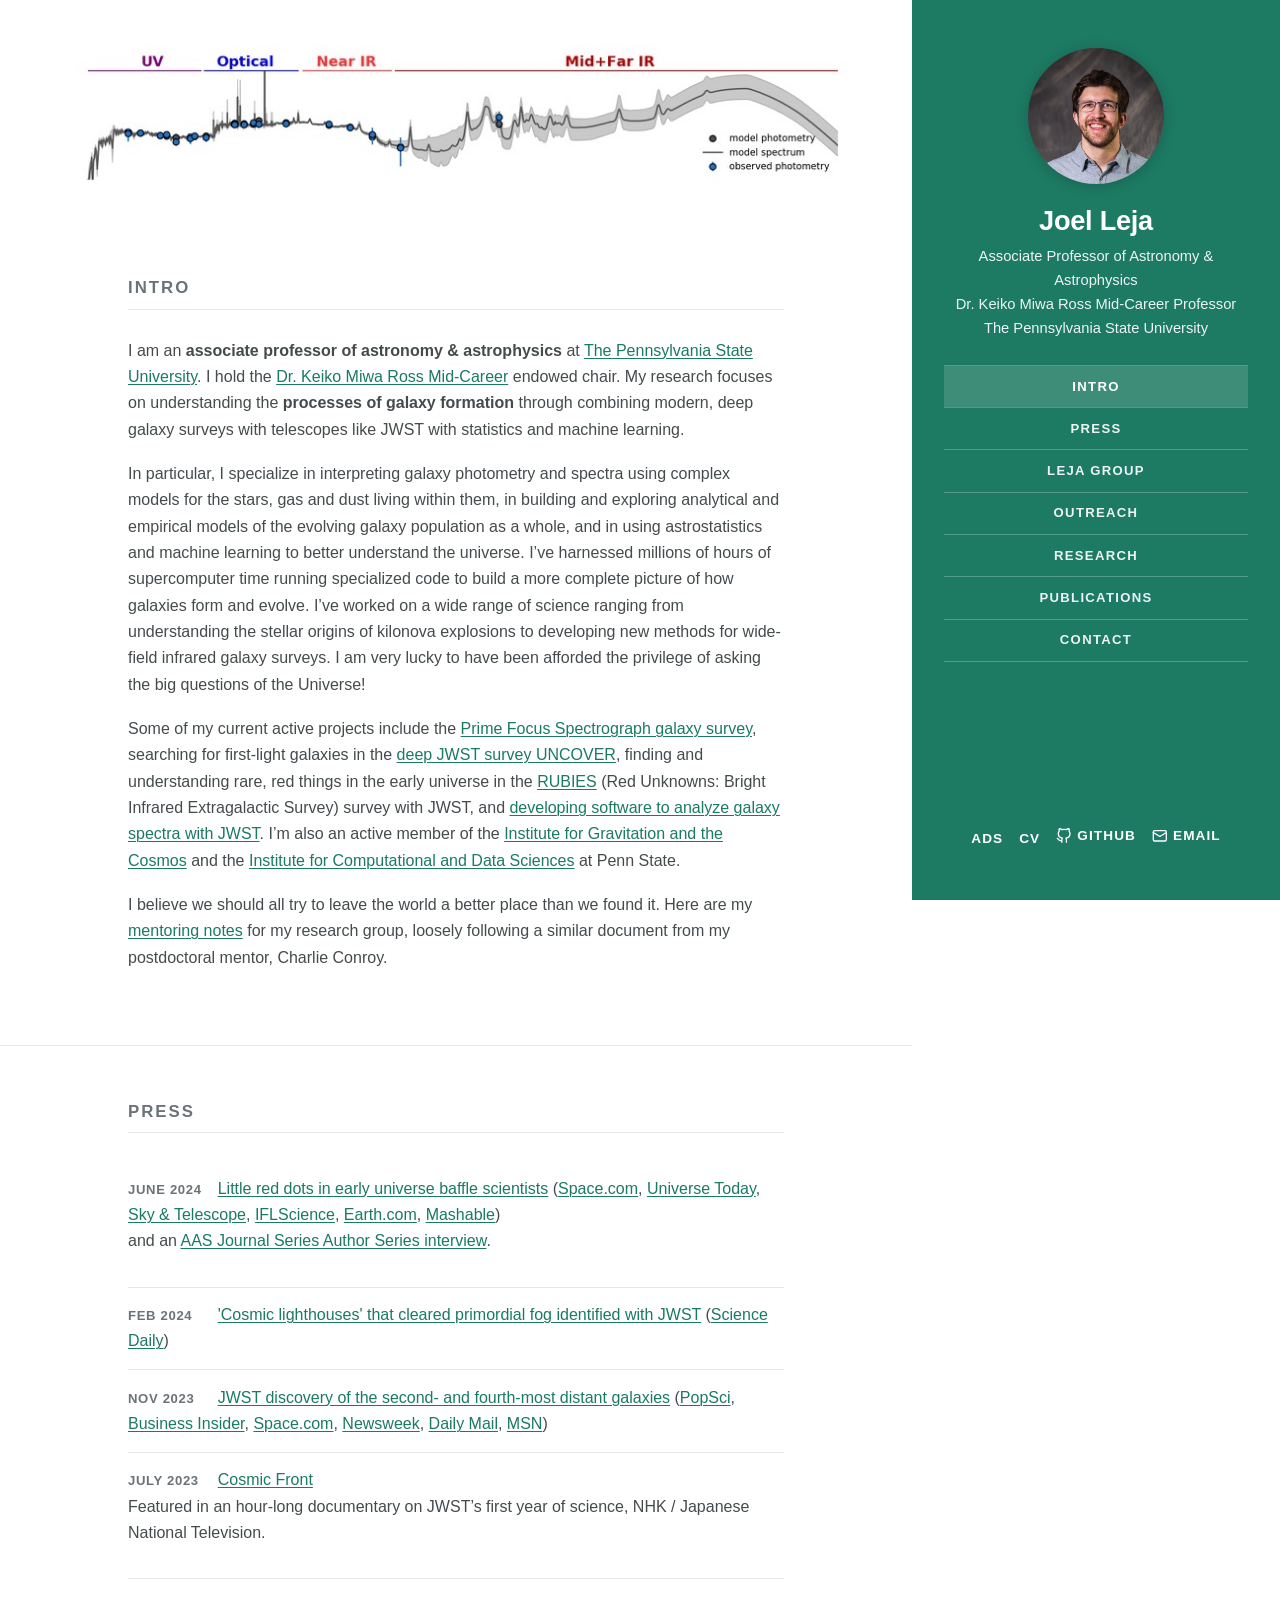
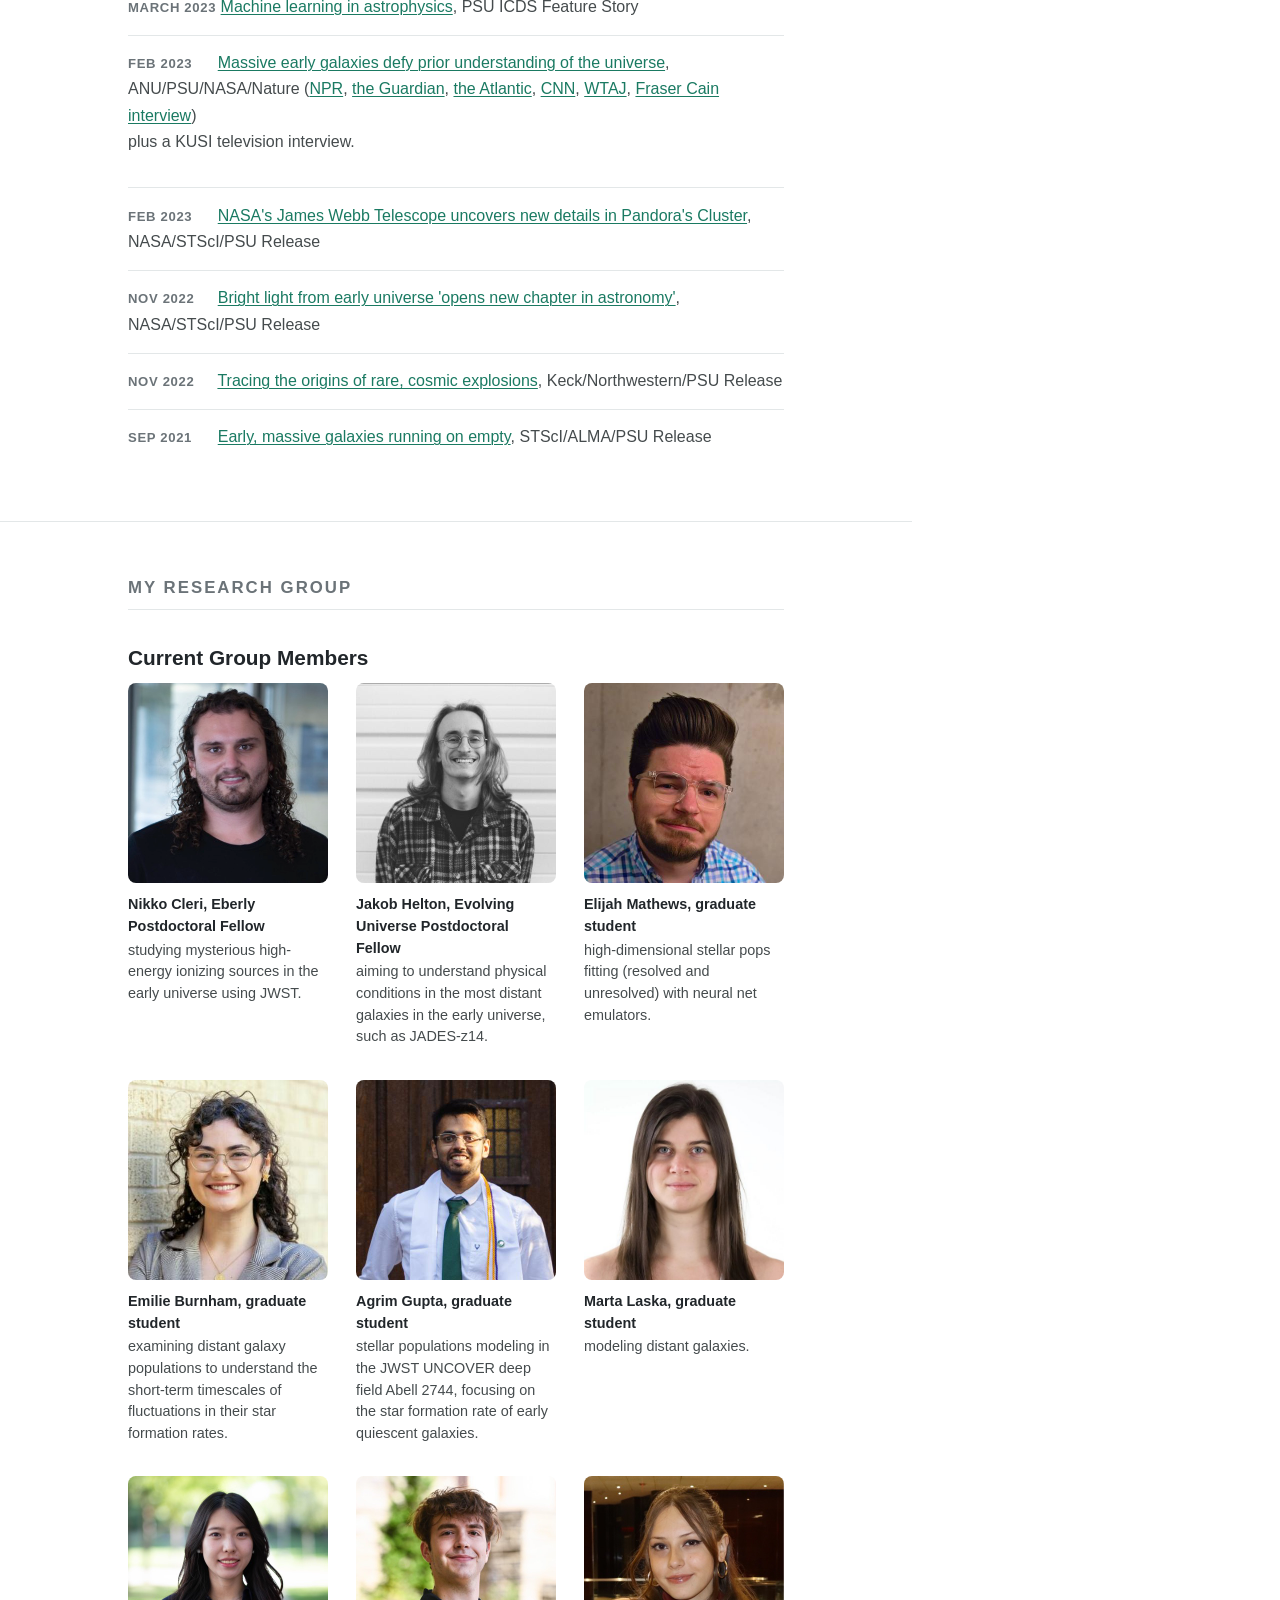
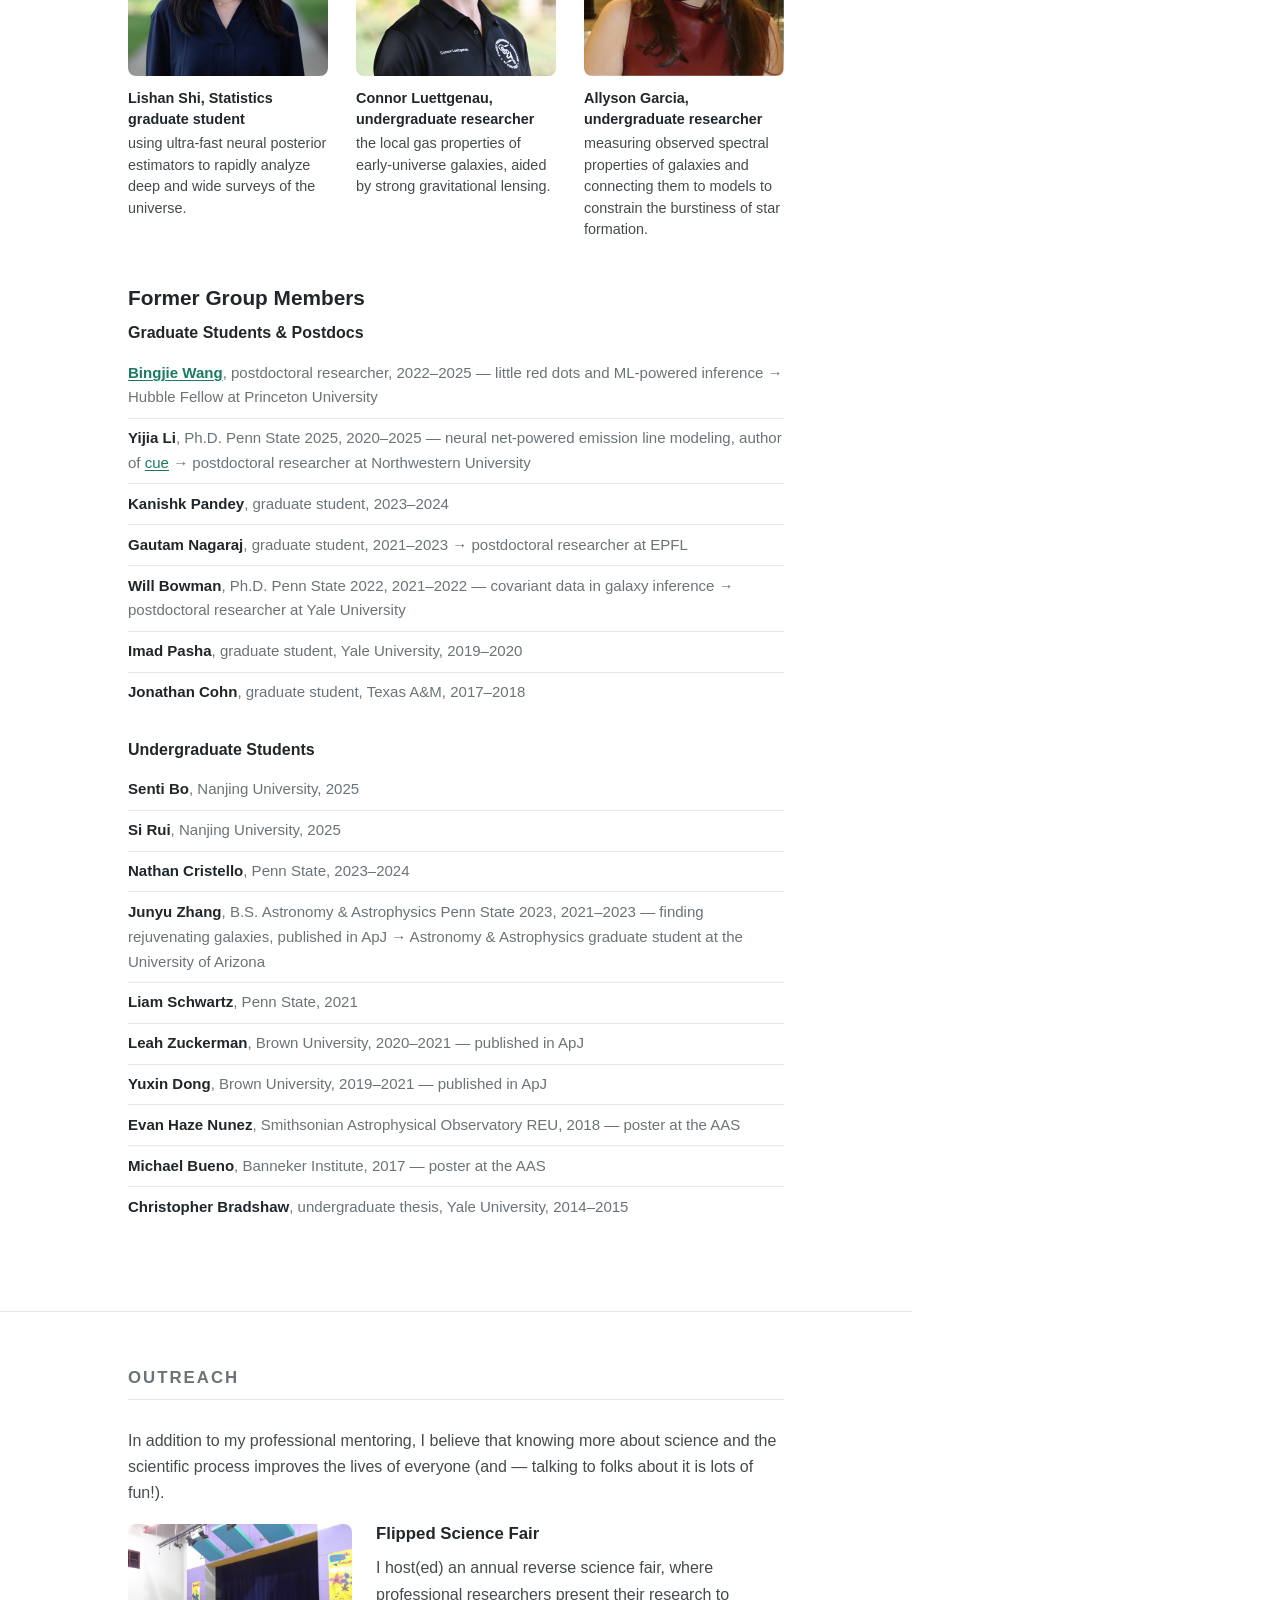
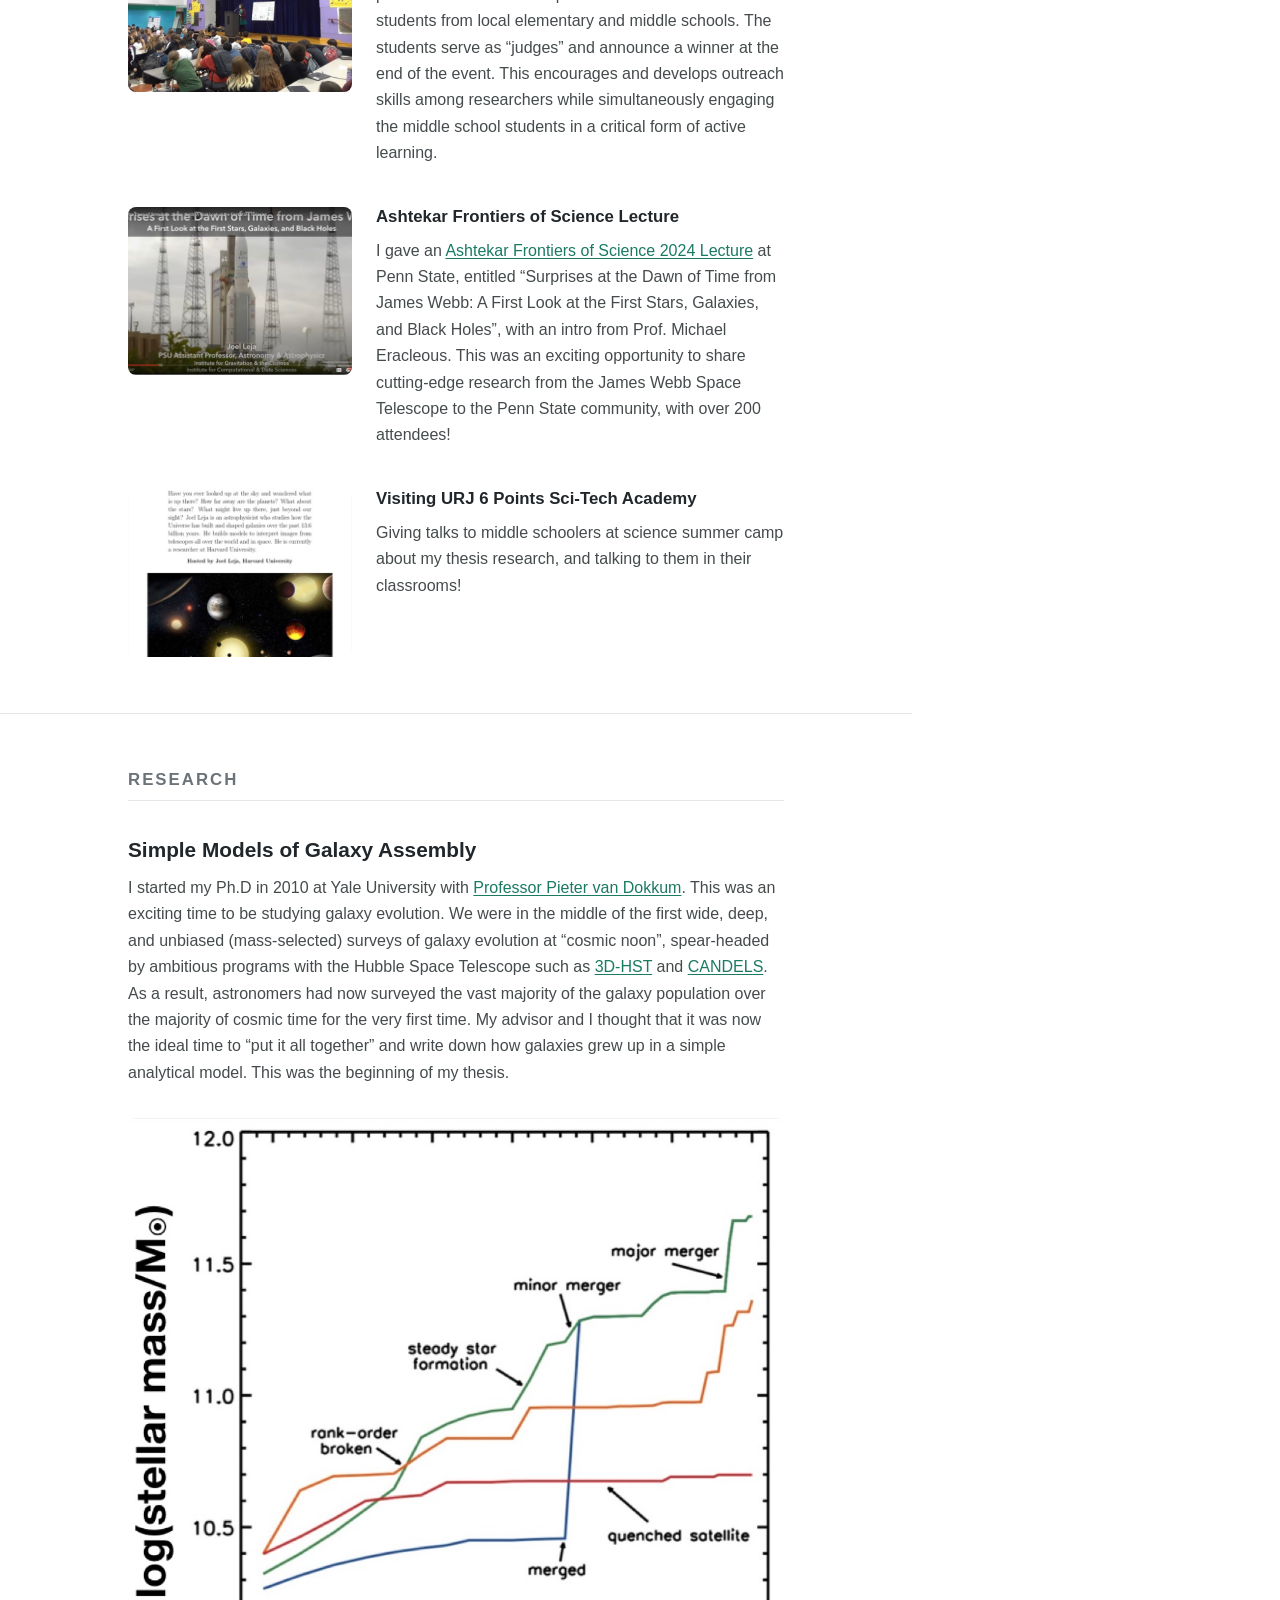
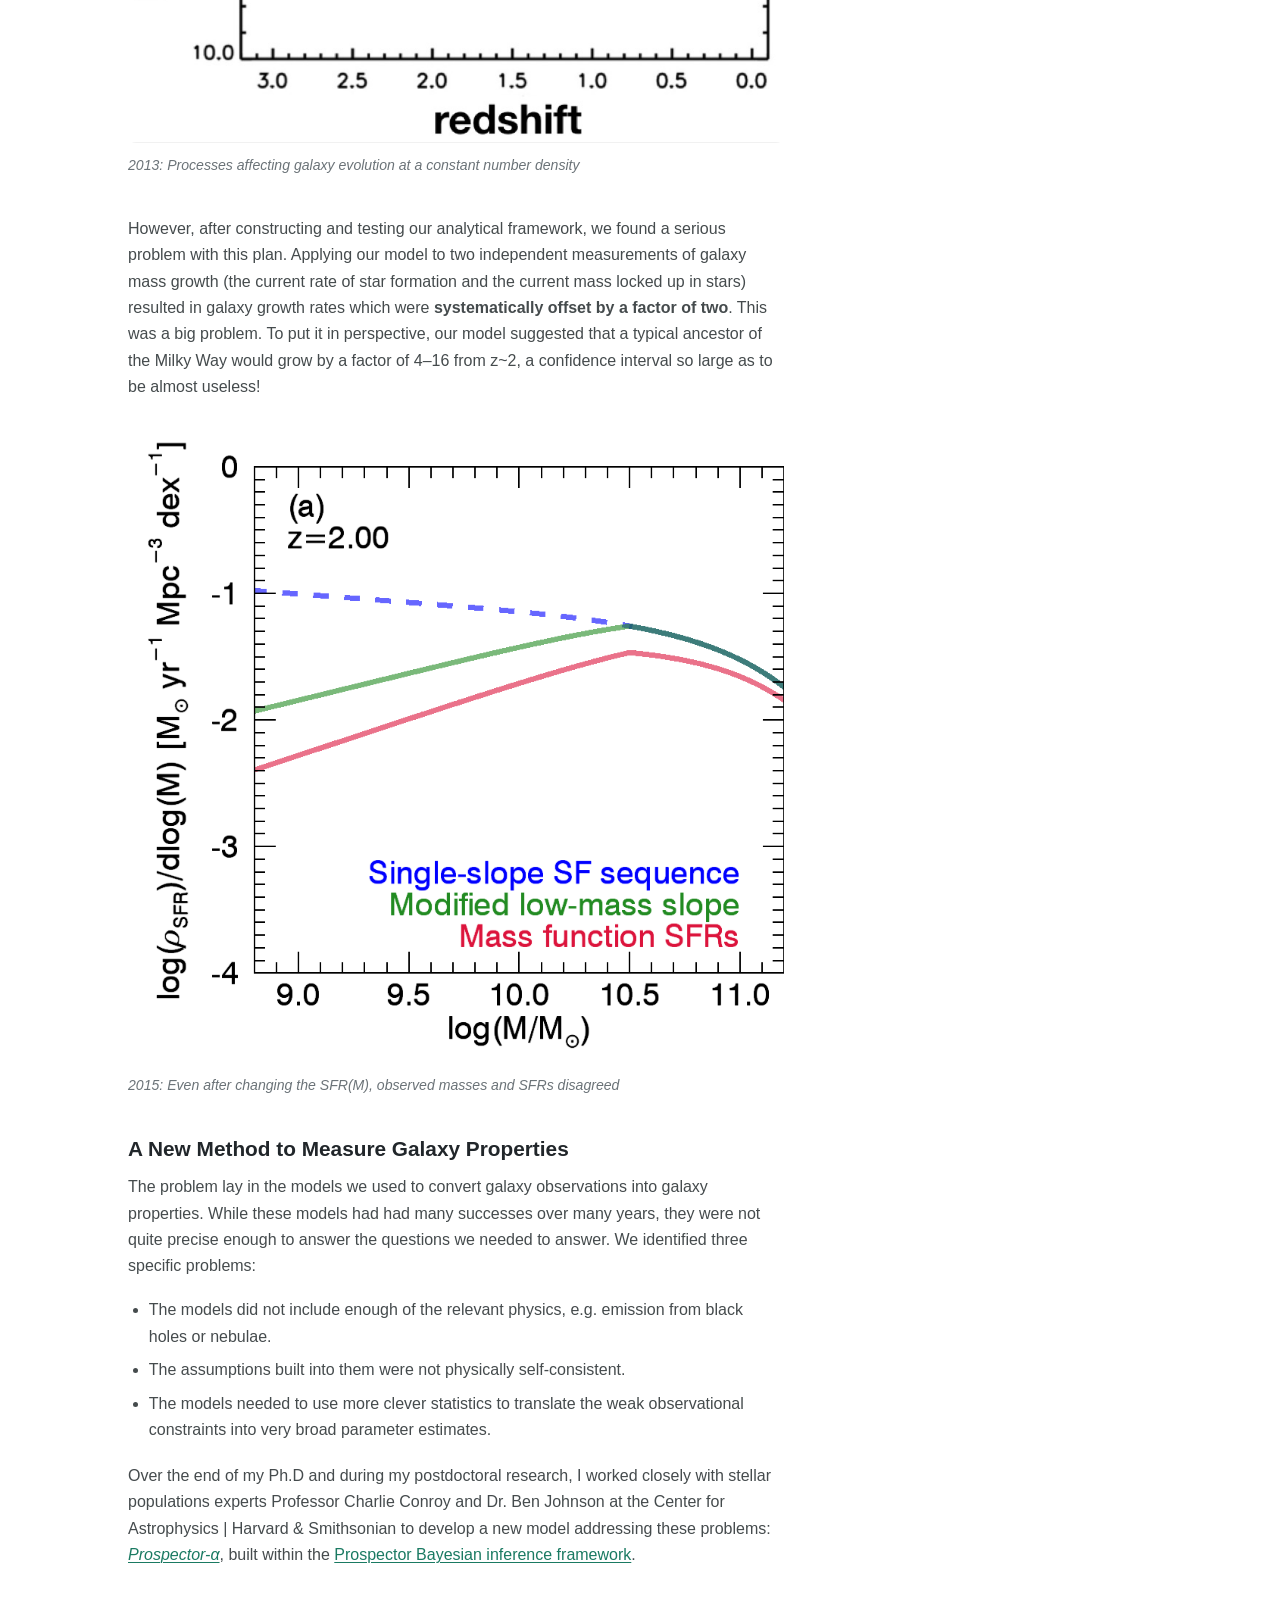
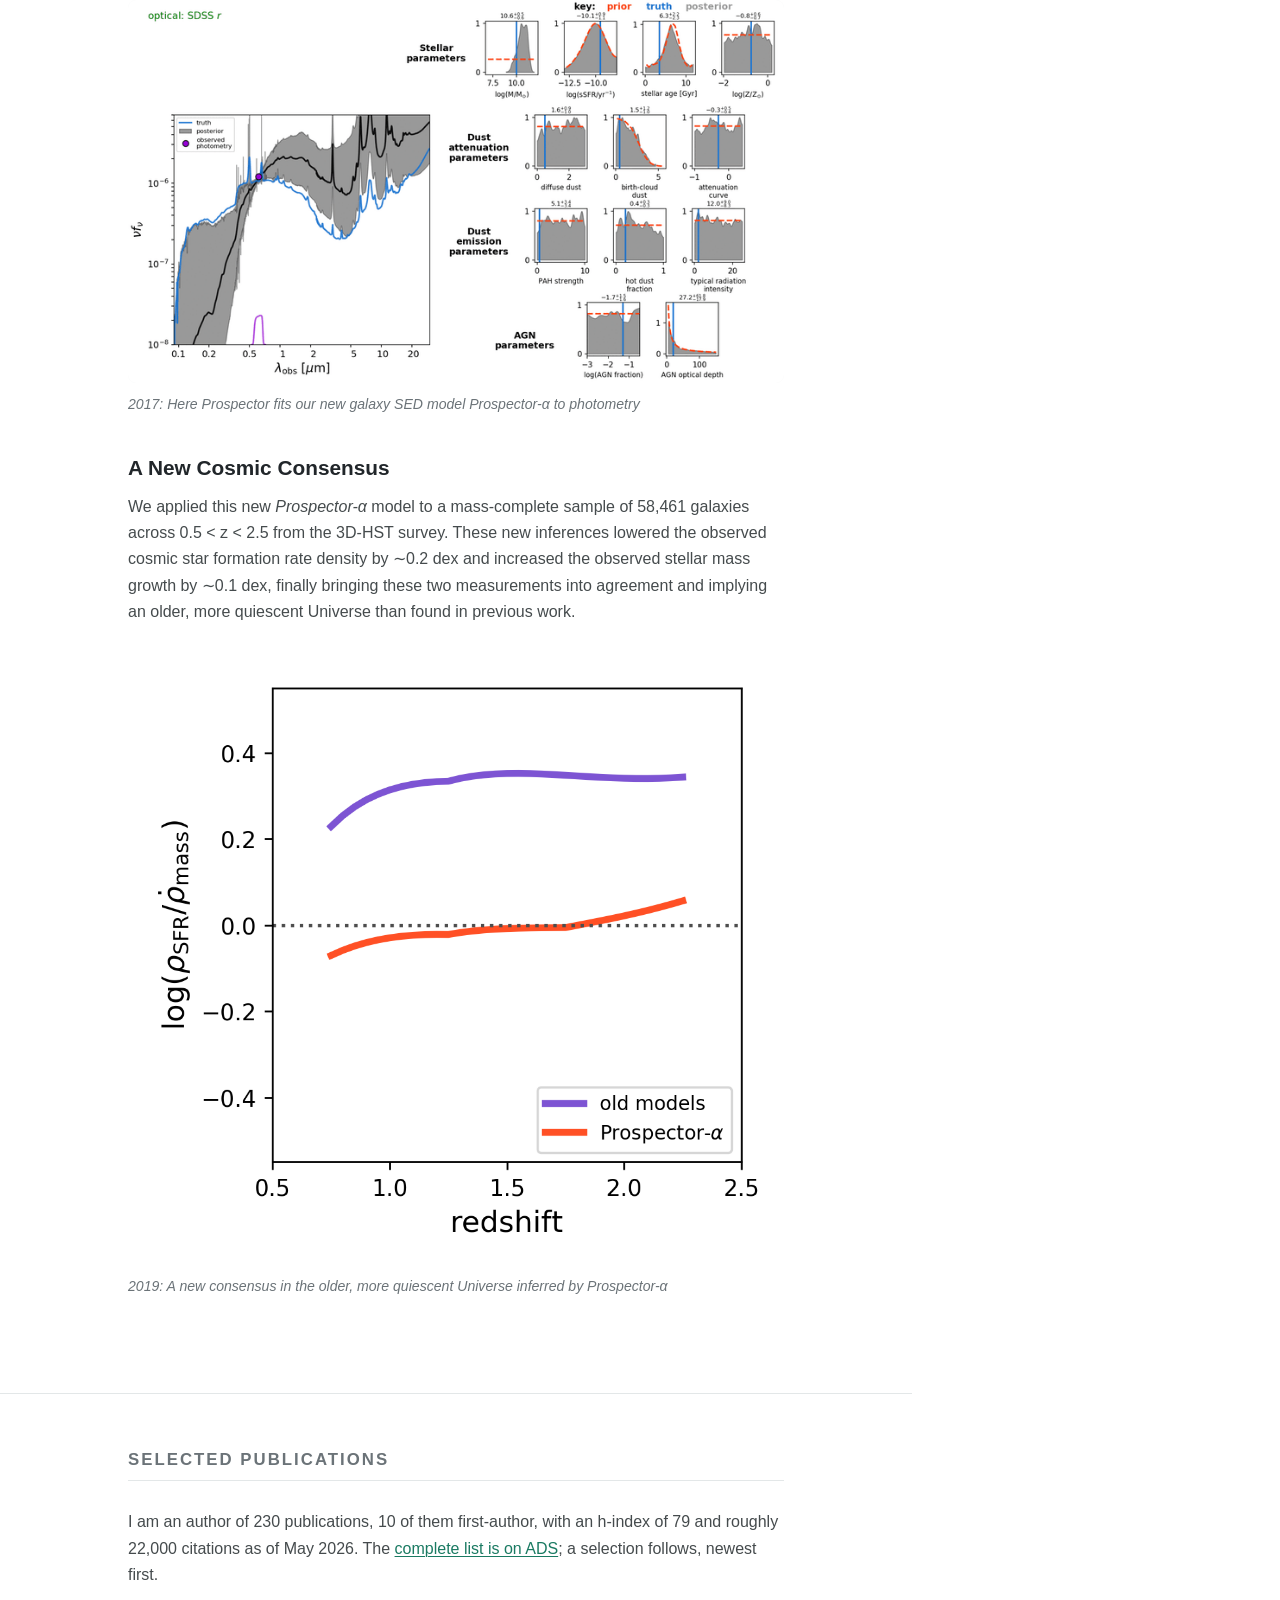
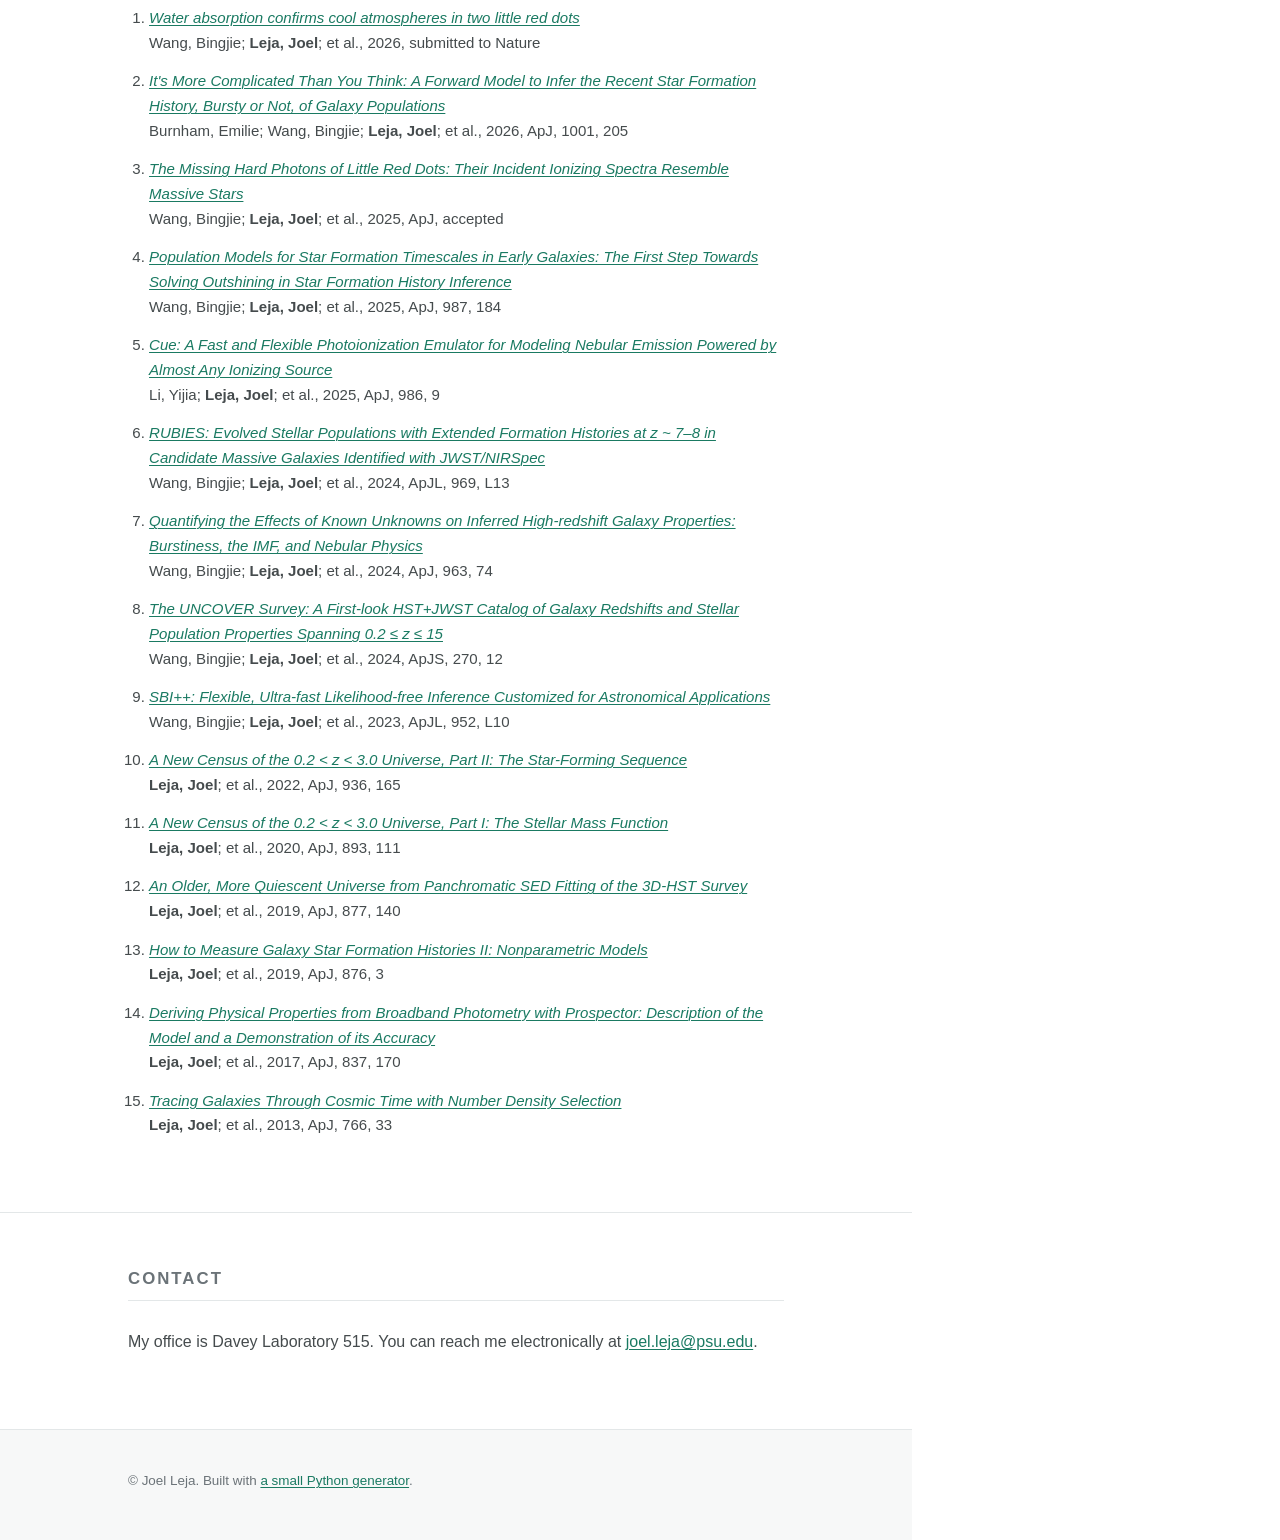
<file: index.html>
<!DOCTYPE HTML>
<html lang="en">
	<head>
		<title>Joel Leja</title>
		<meta charset="utf-8" />
		<meta name="viewport" content="width=device-width, initial-scale=1" />
		<meta name="description" content="Joel Leja is an associate professor of astronomy and astrophysics at Penn State, studying galaxy formation by combining deep JWST surveys with statistics and machine learning." />
		<link rel="canonical" href="https://jrleja.github.io/" />

		<link rel="icon" href="favicon.svg" type="image/svg+xml" />
		<link rel="icon" href="favicon-32.png" sizes="32x32" type="image/png" />
		<link rel="apple-touch-icon" href="apple-touch-icon.png" />

		<meta name="theme-color" content="#1d7a63" media="(prefers-color-scheme: light)" />
		<meta name="theme-color" content="#1c5f50" media="(prefers-color-scheme: dark)" />

		<meta property="og:type" content="website" />
		<meta property="og:site_name" content="Joel Leja" />
		<meta property="og:title" content="Joel Leja &middot; Associate Professor of Astronomy &amp; Astrophysics" />
		<meta property="og:description" content="Joel Leja is an associate professor of astronomy and astrophysics at Penn State, studying galaxy formation by combining deep JWST surveys with statistics and machine learning." />
		<meta property="og:url" content="https://jrleja.github.io/" />
		<meta property="og:image" content="https://jrleja.github.io/images/og-card.jpg" />
		<meta property="og:image:width" content="1200" />
		<meta property="og:image:height" content="630" />
		<meta property="og:image:alt" content="Joel Leja, Associate Professor of Astronomy &amp; Astrophysics, The Pennsylvania State University" />
		<meta name="twitter:card" content="summary_large_image" />

		<link rel="stylesheet" href="assets/css/site.css" />
	</head>
	<body>

		<a class="skip-link" href="#main">Skip to content</a>

		<!-- Sidebar -->
			<header id="header">
				<div class="identity">
					<span class="image avatar"><img src="images/avatar.jpg" alt="Joel Leja" /></span>
					<h1 id="logo"><a href="#">Joel Leja</a></h1>
					<p>
						Associate Professor of Astronomy &amp; Astrophysics<br />
						Dr. Keiko Miwa Ross Mid-Career Professor<br />
					The Pennsylvania State University
					</p>
				</div>
				<nav id="nav" aria-label="Sections">
					<ul>
						<li><a href="#intro" class="active">Intro</a></li>
						<li><a href="#press">Press</a></li>
						<li><a href="#group">Leja Group</a></li>
						<li><a href="#outreach">Outreach</a></li>
						<li><a href="#research">Research</a></li>
						<li><a href="#publications">Publications</a></li>
						<li><a href="#contact">Contact</a></li>
					</ul>
				</nav>
				<div class="links">
					<ul class="icons">
						<li><a href="https://ui.adsabs.harvard.edu/public-libraries/G3CNFVQISayWjz8Fz-9n5g">ADS</a></li>
						<li><a href="files/CV.pdf">CV</a></li>
						<li><a href="https://github.com/jrleja/"><svg viewBox="0 0 24 24" fill="none" stroke="currentColor" stroke-width="2" stroke-linecap="round" stroke-linejoin="round" aria-hidden="true"><path d="M9 19c-5 1.5-5-2.5-7-3m14 6v-3.87a3.37 3.37 0 0 0-.94-2.61c3.14-.35 6.44-1.54 6.44-7A5.44 5.44 0 0 0 20 4.77 5.07 5.07 0 0 0 19.91 1S18.73.65 16 2.48a13.38 13.38 0 0 0-7 0C6.27.65 5.09 1 5.09 1A5.07 5.07 0 0 0 5 4.77a5.44 5.44 0 0 0-1.5 3.78c0 5.42 3.3 6.61 6.44 7A3.37 3.37 0 0 0 9 18.13V22"/></svg><span class="label">Github</span></a></li>
						<li><a href="mailto:joel.leja@psu.edu"><svg viewBox="0 0 24 24" fill="none" stroke="currentColor" stroke-width="2" stroke-linecap="round" stroke-linejoin="round" aria-hidden="true"><rect x="2" y="4" width="20" height="16" rx="2"/><path d="m22 7-10 6L2 7"/></svg><span class="label">Email</span></a></li>
					</ul>
				</div>
			</header>

		<!-- Wrapper -->
			<div id="wrapper">
				<main id="main" tabindex="-1">
					<section id="intro" aria-labelledby="intro-heading">
						<div class="image main">
							<img src="images/banner.jpg" alt="A galaxy spectral energy distribution from the ultraviolet to the far infrared, with observed photometry overlaid on a fitted model spectrum." />
						</div>
						<div class="container">
							<header class="major">
								<h2 id="intro-heading">Intro</h2>
							</header>
<p>I am an <strong>associate professor of astronomy &amp; astrophysics</strong> at
<a href="https://science.psu.edu/astro">The Pennsylvania State University</a>. I hold the
<a href="https://www.psu.edu/news/development-and-alumni-relations/story/new-faculty-endowment-astronomy-and-astrophysics-created/">Dr. Keiko Miwa Ross Mid-Career</a>
endowed chair. My research focuses on understanding the <strong>processes of galaxy
formation</strong> through combining modern, deep galaxy surveys with telescopes like JWST
with statistics and machine learning.</p>
<p>In particular, I specialize in interpreting galaxy photometry and spectra using complex
models for the stars, gas and dust living within them, in building and exploring
analytical and empirical models of the evolving galaxy population as a whole, and in
using astrostatistics and machine learning to better understand the universe. I&rsquo;ve
harnessed millions of hours of supercomputer time running specialized code to build a
more complete picture of how galaxies form and evolve. I&rsquo;ve worked on a wide range of
science ranging from understanding the stellar origins of kilonova explosions to
developing new methods for wide-field infrared galaxy surveys. I am very lucky to have
been afforded the privilege of asking the big questions of the Universe!</p>
<p>Some of my current active projects include the
<a href="https://pfs.ipmu.jp/">Prime Focus Spectrograph galaxy survey</a>, searching for
first-light galaxies in the
<a href="https://www.stsci.edu/jwst/science-execution/program-information.html?id=2561">deep JWST survey UNCOVER</a>,
finding and understanding rare, red things in the early universe in the
<a href="https://www.stsci.edu/jwst/science-execution/program-information?id=4233">RUBIES</a>
(Red Unknowns: Bright Infrared Extragalactic Survey) survey with JWST, and
<a href="https://www.stsci.edu/jwst/science-execution/program-information.html?id=2354">developing software to analyze galaxy spectra with JWST</a>.
I&rsquo;m also an active member of the
<a href="https://igc.psu.edu/">Institute for Gravitation and the Cosmos</a> and the
<a href="https://www.icds.psu.edu/">Institute for Computational and Data Sciences</a> at Penn
State.</p>
<p>I believe we should all try to leave the world a better place than we found it. Here
are my <a href="files/mentoring_leja_group.pdf">mentoring notes</a> for my research group, loosely
following a similar document from my postdoctoral mentor, Charlie Conroy.</p>						</div>
					</section>
					<section id="press" aria-labelledby="press-heading">
						<div class="container">
							<header class="major">
								<h2 id="press-heading">Press</h2>
							</header>

<ul class="press">
	<li>
		<b>June 2024</b>
<a href="https://www.psu.edu/news/research/story/tiny-bright-objects-discovered-dawn-universe-baffle-scientists">Little red dots in early universe baffle scientists</a>		(<a href="https://www.space.com/forbidden-black-holes-jwst-tiny-red-dots">Space.com</a>, <a href="https://www.universetoday.com/167618/galaxies-filled-with-old-stars-seen-shortly-after-the-big-bang/">Universe Today</a>, <a href="https://skyandtelescope.org/astronomy-news/trio-of-early-galaxies-test-our-ideas-of-cosmic-evolution/">Sky &amp; Telescope</a>, <a href="https://www.iflscience.com/universe-breakers-unexplainable-bright-red-dots-found-in-the-early-universe-75211">IFLScience</a>, <a href="https://www.earth.com/news/mysterious-tiny-red-spots-discovered-in-space/">Earth.com</a>, <a href="https://mashable.com/article/james-webb-space-telescope-oldest-starlight-early-universe">Mashable</a>)
<p>and an <a href="https://www.youtube.com/watch?v=enxnHYnW8Uk&amp;t=678s">AAS Journal Series Author Series interview</a>.</p>	</li>
	<li>
		<b>Feb 2024</b>
<a href="https://www.psu.edu/news/research/story/cosmic-lighthouses-cleared-primordial-fog-identified-jwst">&#39;Cosmic lighthouses&#39; that cleared primordial fog identified with JWST</a>		(<a href="https://www.sciencedaily.com/releases/2024/02/240228132053.htm">Science Daily</a>)
	</li>
	<li>
		<b>Nov 2023</b>
<a href="https://www.psu.edu/news/eberly-college-science/story/second-most-distant-galaxy-discovered-using-james-webb-space-telescope">JWST discovery of the second- and fourth-most distant galaxies</a>		(<a href="https://www.popsci.com/science/jwst-spots-two-of-the-most-distant-galaxies-astronomers-have-ever-seen/">PopSci</a>, <a href="https://www.businessinsider.com/scientists-james-webb-telescope-megacluster-galaxies-magnifying-glass-discovery-2023-11">Business Insider</a>, <a href="https://www.space.com/james-webb-space-telescope-distant-galaxies">Space.com</a>, <a href="https://www.newsweek.com/giant-peanut-galaxy-discovered-33-billion-light-years-away-1843148">Newsweek</a>, <a href="https://www.dailymail.co.uk/sciencetech/article-12743647/james-webb-space-telescope-nasa-distant-galaxy-images.html">Daily Mail</a>, <a href="https://www.msn.com/en-in/news/techandscience/nasa-s-james-webb-space-telescope-snaps-one-of-the-most-distant-galaxies-ever-it-is-330-mn-years-old/ar-AA1jUggi">MSN</a>)
	</li>
	<li>
		<b>July 2023</b>
<a href="https://www.imdb.com/title/tt3898510/">Cosmic Front</a><p>Featured in an hour-long documentary on JWST&rsquo;s first year of science, NHK / Japanese National Television.</p>	</li>
	<li>
		<b>March 2023</b>
<a href="https://science.psu.edu/news/machine-learning-takes-starring-role-in-exploring-universe">Machine learning in astrophysics</a>, PSU ICDS Feature Story	</li>
	<li>
		<b>Feb 2023</b>
<a href="https://www.psu.edu/news/research/story/discovery-massive-early-galaxies-defies-prior-understanding-universe/">Massive early galaxies defy prior understanding of the universe</a>, ANU/PSU/NASA/Nature		(<a href="https://www.npr.org/2023/02/22/1158793897/webb-telescope-huge-early-galaxies-big-bang">NPR</a>, <a href="https://www.theguardian.com/science/2023/feb/22/universe-breakers-james-webb-telescope-detects-six-ancient-galaxies">the Guardian</a>, <a href="https://www.theatlantic.com/science/archive/2023/03/webb-space-telescope-discovers-galaxies-astronomy/673274/">the Atlantic</a>, <a href="https://www.cnn.com/2023/02/22/world/webb-telescope-massive-early-galaxies-scn/">CNN</a>, <a href="https://www.wtaj.com/news/local-news/psu-professor-this-discovery-changes-how-the-universe-is-viewed/">WTAJ</a>, <a href="https://www.youtube.com/watch?v=xPK9kF2tqfk">Fraser Cain interview</a>)
<p>plus a KUSI television interview.</p>	</li>
	<li>
		<b>Feb 2023</b>
<a href="https://www.psu.edu/news/eberly-college-science/story/nasas-james-webb-telescope-uncovers-new-details-pandoras-cluster/">NASA&#39;s James Webb Telescope uncovers new details in Pandora&#39;s Cluster</a>, NASA/STScI/PSU Release	</li>
	<li>
		<b>Nov 2022</b>
<a href="https://www.psu.edu/news/research/story/bright-light-early-universe-opens-new-chapter-astronomy/">Bright light from early universe &#39;opens new chapter in astronomy&#39;</a>, NASA/STScI/PSU Release	</li>
	<li>
		<b>Nov 2022</b>
<a href="https://science.psu.edu/news/Leja11-2022/">Tracing the origins of rare, cosmic explosions</a>, Keck/Northwestern/PSU Release	</li>
	<li>
		<b>Sep 2021</b>
<a href="https://science.psu.edu/news/Leja9-2021/">Early, massive galaxies running on empty</a>, STScI/ALMA/PSU Release	</li>
</ul>						</div>
					</section>
					<section id="group" aria-labelledby="group-heading">
						<div class="container">
							<header class="major">
								<h2 id="group-heading">My Research Group</h2>
							</header>

<h3>Current Group Members</h3>
<div class="people-grid">
	<article class="person">
		<div class="image-wrap">
<a href="https://njcleri.github.io/">			<img src="images/nikko_cleri.jpg" alt="Photo of Nikko Cleri">
</a>		</div>
		<h4><b>Nikko Cleri, Eberly Postdoctoral Fellow</b> studying mysterious high-energy ionizing sources in the early universe using JWST.</h4>
	</article>
	<article class="person">
		<div class="image-wrap">
<a href="https://jakobhelton.github.io/">			<img src="images/jakob_helton.jpeg" alt="Photo of Jakob Helton">
</a>		</div>
		<h4><b>Jakob Helton, Evolving Universe Postdoctoral Fellow</b> aiming to understand physical conditions in the most distant galaxies in the early universe, such as JADES-z14.</h4>
	</article>
	<article class="person">
		<div class="image-wrap">
			<img src="images/elijah_mathews.jpeg" alt="Photo of Elijah Mathews">
		</div>
		<h4><b>Elijah Mathews, graduate student</b> high-dimensional stellar pops fitting (resolved and unresolved) with neural net emulators.</h4>
	</article>
	<article class="person">
		<div class="image-wrap">
			<img src="images/emilie_burnham_faith.jpeg" alt="Photo of Emilie Burnham">
		</div>
		<h4><b>Emilie Burnham, graduate student</b> examining distant galaxy populations to understand the short-term timescales of fluctuations in their star formation rates.</h4>
	</article>
	<article class="person">
		<div class="image-wrap">
			<img src="images/agrim_gupta.jpg" alt="Photo of Agrim Gupta">
		</div>
		<h4><b>Agrim Gupta, graduate student</b> stellar populations modeling in the JWST UNCOVER deep field Abell 2744, focusing on the star formation rate of early quiescent galaxies.</h4>
	</article>
	<article class="person">
		<div class="image-wrap">
			<img src="images/marta_laska.jpeg" alt="Photo of Marta Laska">
		</div>
		<h4><b>Marta Laska, graduate student</b> modeling distant galaxies.</h4>
	</article>
	<article class="person">
		<div class="image-wrap">
			<img src="images/lishan_shi.jpg" alt="Photo of Lishan Shi">
		</div>
		<h4><b>Lishan Shi, Statistics graduate student</b> using ultra-fast neural posterior estimators to rapidly analyze deep and wide surveys of the universe.</h4>
	</article>
	<article class="person">
		<div class="image-wrap">
			<img src="images/connor_luettgenau.jpeg" alt="Photo of Connor Luettgenau">
		</div>
		<h4><b>Connor Luettgenau, undergraduate researcher</b> the local gas properties of early-universe galaxies, aided by strong gravitational lensing.</h4>
	</article>
	<article class="person">
		<div class="image-wrap">
			<img src="images/allyson_garcia.jpg" alt="Photo of Allyson Garcia">
		</div>
		<h4><b>Allyson Garcia, undergraduate researcher</b> measuring observed spectral properties of galaxies and connecting them to models to constrain the burstiness of star formation.</h4>
	</article>
</div>

<h3 class="alumni-heading">Former Group Members</h3>
<h4>Graduate Students &amp; Postdocs</h4>
<ul class="alumni">
	<li><b><a href="https://wangbingjie.github.io/">Bingjie Wang</a></b>, postdoctoral researcher, 2022–2025 &mdash; little red dots and ML-powered inference &rarr; Hubble Fellow at Princeton University</li>
	<li><b>Yijia Li</b>, Ph.D. Penn State 2025, 2020–2025 &mdash; neural net-powered emission line modeling, author of <a href="https://github.com/yi-jia-li/cue/">cue</a> &rarr; postdoctoral researcher at Northwestern University</li>
	<li><b>Kanishk Pandey</b>, graduate student, 2023–2024</li>
	<li><b>Gautam Nagaraj</b>, graduate student, 2021–2023 &rarr; postdoctoral researcher at EPFL</li>
	<li><b>Will Bowman</b>, Ph.D. Penn State 2022, 2021–2022 &mdash; covariant data in galaxy inference &rarr; postdoctoral researcher at Yale University</li>
	<li><b>Imad Pasha</b>, graduate student, Yale University, 2019–2020</li>
	<li><b>Jonathan Cohn</b>, graduate student, Texas A&amp;M, 2017–2018</li>
</ul>
<h4>Undergraduate Students</h4>
<ul class="alumni">
	<li><b>Senti Bo</b>, Nanjing University, 2025</li>
	<li><b>Si Rui</b>, Nanjing University, 2025</li>
	<li><b>Nathan Cristello</b>, Penn State, 2023–2024</li>
	<li><b>Junyu Zhang</b>, B.S. Astronomy &amp; Astrophysics Penn State 2023, 2021–2023 &mdash; finding rejuvenating galaxies, published in ApJ &rarr; Astronomy &amp; Astrophysics graduate student at the University of Arizona</li>
	<li><b>Liam Schwartz</b>, Penn State, 2021</li>
	<li><b>Leah Zuckerman</b>, Brown University, 2020–2021 &mdash; published in ApJ</li>
	<li><b>Yuxin Dong</b>, Brown University, 2019–2021 &mdash; published in ApJ</li>
	<li><b>Evan Haze Nunez</b>, Smithsonian Astrophysical Observatory REU, 2018 &mdash; poster at the AAS</li>
	<li><b>Michael Bueno</b>, Banneker Institute, 2017 &mdash; poster at the AAS</li>
	<li><b>Christopher Bradshaw</b>, undergraduate thesis, Yale University, 2014–2015</li>
</ul>
						</div>
					</section>
					<section id="outreach" aria-labelledby="outreach-heading">
						<div class="container">
							<header class="major">
								<h2 id="outreach-heading">Outreach</h2>
							</header>
<p>In addition to my professional mentoring, I believe that knowing more about science and the
scientific process improves the lives of everyone (and — talking to folks about it is lots
of fun!).</p>

<div class="features">
	<article>
		<span class="image"><img src="images/fsf.jpg" alt="Middle-school students judging researchers at the Flipped Science Fair" /></span>
		<div class="inner">
			<h3>Flipped Science Fair</h3>
			<p>I host(ed) an annual reverse science fair, where professional researchers present their research to students from local elementary and middle schools. The students serve as “judges” and announce a winner at the end of the event. This encourages and develops outreach skills among researchers while simultaneously engaging the middle school students in a critical form of active learning.</p>
		</div>
	</article>
	<article>
		<span class="image"><img src="images/ashtekar.jpg" alt="Joel Leja delivering the 2024 Ashtekar Frontiers of Science lecture" /></span>
		<div class="inner">
			<h3>Ashtekar Frontiers of Science Lecture</h3>
			<p>I gave an <a href="https://science.psu.edu/frontiers/joel-leja-michael-eracleous">Ashtekar Frontiers of Science 2024 Lecture</a> at Penn State, entitled “Surprises at the Dawn of Time from James Webb: A First Look at the First Stars, Galaxies, and Black Holes”, with an intro from Prof. Michael Eracleous. This was an exciting opportunity to share cutting-edge research from the James Webb Space Telescope to the Penn State community, with over 200 attendees!</p>
		</div>
	</article>
	<article>
		<span class="image"><img src="images/6points.jpg" alt="Talking with middle schoolers at the URJ 6 Points Sci-Tech Academy" /></span>
		<div class="inner">
			<h3>Visiting URJ 6 Points Sci-Tech Academy</h3>
			<p>Giving talks to middle schoolers at science summer camp about my thesis research, and talking to them in their classrooms!</p>
		</div>
	</article>
</div>						</div>
					</section>
					<section id="research" aria-labelledby="research-heading">
						<div class="container">
							<header class="major">
								<h2 id="research-heading">Research</h2>
							</header>

<h3>Simple Models of Galaxy Assembly</h3>
<p>I started my Ph.D in 2010 at Yale University with
<a href="https://www.pietervandokkum.com/">Professor Pieter van Dokkum</a>. This was an exciting
time to be studying galaxy evolution. We were in the middle of the first wide, deep, and
unbiased (mass-selected) surveys of galaxy evolution at &ldquo;cosmic noon&rdquo;, spear-headed by
ambitious programs with the Hubble Space Telescope such as
<a href="https://3dhst.research.yale.edu/">3D-HST</a> and <a href="http://candels.ucolick.org">CANDELS</a>. As
a result, astronomers had now surveyed the vast majority of the galaxy population over
the majority of cosmic time for the very first time. My advisor and I thought that it was
now the ideal time to &ldquo;put it all together&rdquo; and write down how galaxies grew up in a
simple analytical model. This was the beginning of my thesis.</p>
<figure class="figure">
	<a href="https://ui.adsabs.harvard.edu/abs/2013ApJ...766...33L/abstract" class="image"><img src="images/galaxy_trajectories.jpg" alt="Model trajectories of galaxy growth at constant number density" /></a>
	<figcaption>2013: Processes affecting galaxy evolution at a constant number density</figcaption>
</figure>
<p>However, after constructing and testing our analytical framework, we found a serious
problem with this plan. Applying our model to two independent measurements of galaxy mass
growth (the current rate of star formation and the current mass locked up in stars)
resulted in galaxy growth rates which were <strong>systematically offset by a factor of two</strong>.
This was a big problem. To put it in perspective, our model suggested that a typical
ancestor of the Milky Way would grow by a factor of 4–16 from z~2, a confidence interval
so large as to be almost useless!</p>
<figure class="figure">
	<a href="https://ui.adsabs.harvard.edu/abs/2015ApJ...798..115L/abstract" class="image"><img src="images/sfrd.png" alt="Observed masses and star formation rates disagreeing by a factor of two" /></a>
	<figcaption>2015: Even after changing the SFR(M), observed masses and SFRs disagreed</figcaption>
</figure>
<h3>A New Method to Measure Galaxy Properties</h3>
<p>The problem lay in the models we used to convert galaxy observations into galaxy
properties. While these models had had many successes over many years, they were not
quite precise enough to answer the questions we needed to answer. We identified three
specific problems:</p>
<ul>
<li>The models did not include enough of the relevant physics, e.g. emission from black
  holes or nebulae.</li>
<li>The assumptions built into them were not physically self-consistent.</li>
<li>The models needed to use more clever statistics to translate the weak observational
  constraints into very broad parameter estimates.</li>
</ul>
<p>Over the end of my Ph.D and during my postdoctoral research, I worked closely with
stellar populations experts Professor Charlie Conroy and Dr. Ben Johnson at the Center
for Astrophysics | Harvard &amp; Smithsonian to develop a new model addressing these
problems: <a href="https://github.com/jrleja/prospector_alpha"><em>Prospector-α</em></a>, built within the
<a href="https://github.com/bd-j/prospector">Prospector Bayesian inference framework</a>.</p>
<figure class="figure">
	<a href="https://ui.adsabs.harvard.edu/abs/2017ApJ...837..170L/abstract" class="image"><img src="images/animation.gif" alt="Prospector-alpha fitting a galaxy spectral energy distribution to photometry" /></a>
	<figcaption>2017: Here Prospector fits our new galaxy SED model <em>Prospector-α</em> to photometry</figcaption>
</figure>
<h3>A New Cosmic Consensus</h3>
<p>We applied this new <em>Prospector-α</em> model to a mass-complete sample of 58,461 galaxies
across 0.5 &lt; z &lt; 2.5 from the 3D-HST survey. These new inferences lowered the observed
cosmic star formation rate density by ∼0.2 dex and increased the observed stellar mass
growth by ∼0.1 dex, finally bringing these two measurements into agreement and implying
an older, more quiescent Universe than found in previous work.</p>
<figure class="figure">
	<a href="https://ui.adsabs.harvard.edu/abs/2019ApJ...877..140L/abstract" class="image"><img src="images/delta_sfrd.png" alt="A revised cosmic star formation rate density implying an older, more quiescent Universe" /></a>
	<figcaption>2019: A new consensus in the older, more quiescent Universe inferred by <em>Prospector-α</em></figcaption>
</figure>
						</div>
					</section>
					<section id="publications" aria-labelledby="publications-heading">
						<div class="container">
							<header class="major">
								<h2 id="publications-heading">Selected Publications</h2>
							</header>
<p>I am an author of 230 publications, 10 of them first-author, with an h-index of 79 and
roughly 22,000 citations as of May 2026. The
<a href="https://ui.adsabs.harvard.edu/public-libraries/G3CNFVQISayWjz8Fz-9n5g">complete list is on ADS</a>;
a selection follows, newest first.</p>

<ol class="pubs">
	<li>
		<i><a href="https://arxiv.org/abs/2602.06024">Water absorption confirms cool atmospheres in two little red dots</a></i><br />
		Wang, Bingjie; <strong>Leja, Joel</strong>; et al., 2026, submitted to Nature	</li>
	<li>
		<i><a href="https://doi.org/10.3847/1538-4357/ae562d">It&#39;s More Complicated Than You Think: A Forward Model to Infer the Recent Star Formation History, Bursty or Not, of Galaxy Populations</a></i><br />
		Burnham, Emilie; Wang, Bingjie; <strong>Leja, Joel</strong>; et al., 2026, ApJ, 1001, 205	</li>
	<li>
		<i><a href="https://arxiv.org/abs/2508.18358">The Missing Hard Photons of Little Red Dots: Their Incident Ionizing Spectra Resemble Massive Stars</a></i><br />
		Wang, Bingjie; <strong>Leja, Joel</strong>; et al., 2025, ApJ, accepted	</li>
	<li>
		<i><a href="https://doi.org/10.3847/1538-4357/adddb8">Population Models for Star Formation Timescales in Early Galaxies: The First Step Towards Solving Outshining in Star Formation History Inference</a></i><br />
		Wang, Bingjie; <strong>Leja, Joel</strong>; et al., 2025, ApJ, 987, 184	</li>
	<li>
		<i><a href="https://doi.org/10.3847/1538-4357/adcab4">Cue: A Fast and Flexible Photoionization Emulator for Modeling Nebular Emission Powered by Almost Any Ionizing Source</a></i><br />
		Li, Yijia; <strong>Leja, Joel</strong>; et al., 2025, ApJ, 986, 9	</li>
	<li>
		<i><a href="https://doi.org/10.3847/2041-8213/ad55f7">RUBIES: Evolved Stellar Populations with Extended Formation Histories at z ~ 7–8 in Candidate Massive Galaxies Identified with JWST/NIRSpec</a></i><br />
		Wang, Bingjie; <strong>Leja, Joel</strong>; et al., 2024, ApJL, 969, L13	</li>
	<li>
		<i><a href="https://doi.org/10.3847/1538-4357/ad187c">Quantifying the Effects of Known Unknowns on Inferred High-redshift Galaxy Properties: Burstiness, the IMF, and Nebular Physics</a></i><br />
		Wang, Bingjie; <strong>Leja, Joel</strong>; et al., 2024, ApJ, 963, 74	</li>
	<li>
		<i><a href="https://doi.org/10.3847/1538-4365/ad0846">The UNCOVER Survey: A First-look HST+JWST Catalog of Galaxy Redshifts and Stellar Population Properties Spanning 0.2 ≤ z ≤ 15</a></i><br />
		Wang, Bingjie; <strong>Leja, Joel</strong>; et al., 2024, ApJS, 270, 12	</li>
	<li>
		<i><a href="https://doi.org/10.3847/2041-8213/ace361">SBI++: Flexible, Ultra-fast Likelihood-free Inference Customized for Astronomical Applications</a></i><br />
		Wang, Bingjie; <strong>Leja, Joel</strong>; et al., 2023, ApJL, 952, L10	</li>
	<li>
		<i><a href="https://doi.org/10.3847/1538-4357/ac887d">A New Census of the 0.2 &lt; z &lt; 3.0 Universe, Part II: The Star-Forming Sequence</a></i><br />
		<strong>Leja, Joel</strong>; et al., 2022, ApJ, 936, 165	</li>
	<li>
		<i><a href="https://doi.org/10.3847/1538-4357/ab7e27">A New Census of the 0.2 &lt; z &lt; 3.0 Universe, Part I: The Stellar Mass Function</a></i><br />
		<strong>Leja, Joel</strong>; et al., 2020, ApJ, 893, 111	</li>
	<li>
		<i><a href="https://doi.org/10.3847/1538-4357/ab1d5a">An Older, More Quiescent Universe from Panchromatic SED Fitting of the 3D-HST Survey</a></i><br />
		<strong>Leja, Joel</strong>; et al., 2019, ApJ, 877, 140	</li>
	<li>
		<i><a href="https://doi.org/10.3847/1538-4357/ab133c">How to Measure Galaxy Star Formation Histories II: Nonparametric Models</a></i><br />
		<strong>Leja, Joel</strong>; et al., 2019, ApJ, 876, 3	</li>
	<li>
		<i><a href="https://doi.org/10.3847/1538-4357/aa5ffe">Deriving Physical Properties from Broadband Photometry with Prospector: Description of the Model and a Demonstration of its Accuracy</a></i><br />
		<strong>Leja, Joel</strong>; et al., 2017, ApJ, 837, 170	</li>
	<li>
		<i><a href="https://doi.org/10.1088/0004-637x/766/1/33">Tracing Galaxies Through Cosmic Time with Number Density Selection</a></i><br />
		<strong>Leja, Joel</strong>; et al., 2013, ApJ, 766, 33	</li>
</ol>						</div>
					</section>
					<section id="contact" aria-labelledby="contact-heading">
						<div class="container">
							<header class="major">
								<h2 id="contact-heading">Contact</h2>
							</header>
<p>My office is Davey Laboratory 515. You can reach me electronically at
<a href="mailto:joel.leja@psu.edu">joel.leja@psu.edu</a>.</p>						</div>
					</section>
				</main>

				<footer id="footer">
					<div class="container">
						<p class="copyright">&copy; Joel Leja. Built with <a href="https://github.com/jrleja/jrleja.github.io">a small Python generator</a>.</p>
					</div>
				</footer>
			</div>

			<script src="assets/js/site.js"></script>

	</body>
</html>
</file>
<file: assets/css/site.css>
/* ==========================================================================
   jrleja.github.io
   Hand-written replacement for the 2018 HTML5 UP "Read Only" stylesheet.

   Preserves the layout that defines the site -- a fixed teal sidebar on the
   right, content column on the left -- while dropping jQuery, Font Awesome,
   and the render-blocking Google Fonts import.

   Everything is driven by the custom properties in :root. To retheme the
   site, change those and nothing else.
   ========================================================================== */

/* --- Tokens --------------------------------------------------------------- */

:root {
	/* Brand. Deepened from the old theme's #4acaa8, which gave white text only
	   2.04:1 contrast -- well under the WCAG AA floor of 4.5:1. These clear it:
	   the sidebar is 5.23:1 and link text on white is 5.24:1. Same hue, and
	   still the only place to change it. */
	--accent: #1a7a62;
	--accent-strong: #11543f;
	--sidebar-bg: #1d7a63;
	--sidebar-fg: #ffffff;
	--sidebar-fg-dim: rgba(255, 255, 255, 0.92);
	--sidebar-rule: rgba(255, 255, 255, 0.24);

	/* Surfaces and text. */
	--bg: #ffffff;
	--bg-sunken: #f7f8f8;
	--fg: #454b4d;
	--fg-strong: #21262a;
	--fg-dim: #6b7378;
	--rule: #e3e7e8;

	/* Type. A system stack: no network request, no layout shift. */
	--font-sans: -apple-system, BlinkMacSystemFont, "Segoe UI", Roboto,
		"Helvetica Neue", Arial, sans-serif;
	--font-mono: ui-monospace, SFMono-Regular, "SF Mono", Menlo, monospace;

	/* Rhythm. */
	--sidebar-w: 23em;
	--container-w: 45em;
	--gap: 1.5rem;
	--radius: 8px;

	color-scheme: light dark;
}

@media (prefers-color-scheme: dark) {
	:root {
		--accent: #5fd3b4;
		--accent-strong: #85e0c6;
		--sidebar-bg: #1c5f50;
		--sidebar-fg: #f2fbf8;
		--sidebar-fg-dim: rgba(242, 251, 248, 0.8);
		--sidebar-rule: rgba(242, 251, 248, 0.22);

		--bg: #14181a;
		--bg-sunken: #1b2023;
		--fg: #c3cacd;
		--fg-strong: #eef2f3;
		--fg-dim: #8c969b;
		--rule: #2b3336;
	}
}

/* --- Base ----------------------------------------------------------------- */

*,
*::before,
*::after {
	box-sizing: border-box;
}

html {
	scroll-behavior: smooth;
}

@media (prefers-reduced-motion: reduce) {
	html {
		scroll-behavior: auto;
	}
	*,
	*::before,
	*::after {
		transition-duration: 0.01ms !important;
		animation-duration: 0.01ms !important;
	}
}

body {
	margin: 0;
	background: var(--bg);
	color: var(--fg);
	font: 400 16px/1.65 var(--font-sans);
	-webkit-font-smoothing: antialiased;
	text-rendering: optimizeLegibility;
}

img {
	max-width: 100%;
	height: auto;
	display: block;
}

code,
pre {
	font-family: var(--font-mono);
	font-size: 0.9em;
}

a {
	color: var(--accent);
	text-decoration-thickness: 1px;
	text-underline-offset: 2px;
}

a:hover {
	color: var(--accent-strong);
}

:where(a, button, [tabindex]):focus-visible {
	outline: 2px solid var(--accent);
	outline-offset: 2px;
	border-radius: 2px;
}

h1,
h2,
h3,
h4 {
	color: var(--fg-strong);
	line-height: 1.25;
	margin: 0 0 0.6em;
	font-weight: 600;
}

h2 {
	font-size: 1.05rem;
	letter-spacing: 0.12em;
	text-transform: uppercase;
	color: var(--fg-dim);
	font-weight: 700;
}

h3 {
	font-size: 1.3rem;
	margin-top: 2.2rem;
}

h4 {
	font-size: 1rem;
}

p {
	margin: 0 0 1.1em;
}

ul,
ol {
	margin: 0 0 1.2em;
	padding-left: 1.3em;
}

li {
	margin-bottom: 0.45em;
}

hr {
	border: 0;
	border-top: 1px solid var(--rule);
	margin: 2.5rem 0;
}

.skip-link {
	position: absolute;
	left: 0.5rem;
	top: -3rem;
	z-index: 10;
	padding: 0.6em 1em;
	background: var(--sidebar-bg);
	color: var(--sidebar-fg);
	font-size: 0.9rem;
	font-weight: 600;
	border-radius: 0 0 var(--radius) var(--radius);
	transition: top 0.15s;
}

.skip-link:focus {
	top: 0;
	color: var(--sidebar-fg);
}

#main:focus {
	outline: none;
}

/* --- Sidebar -------------------------------------------------------------- */

#header {
	background: var(--sidebar-bg);
	color: var(--sidebar-fg);
	display: flex;
	flex-direction: column;
	gap: var(--gap);
	padding: 2.5rem 2rem;
	text-align: center;
}

/* Keep the sidebar links at the bottom without stretching everything else. */
#header .links {
	margin-top: auto;
	padding-top: 2rem;
}

#header a {
	color: inherit;
}

#header .identity p {
	color: var(--sidebar-fg-dim);
	font-size: 0.92rem;
	margin: 0;
}

.image.avatar {
	display: block;
	width: 8.5em;
	margin: 0 auto 1.25rem;
	border-radius: 50%;
	overflow: hidden;
	aspect-ratio: 1;
	box-shadow: 0 2px 14px rgba(0, 0, 0, 0.18);
}

.image.avatar img {
	width: 100%;
	height: 100%;
	object-fit: cover;
}

#logo {
	font-size: 1.7rem;
	font-weight: 700;
	letter-spacing: -0.01em;
	color: var(--sidebar-fg);
	margin: 0 0 0.35rem;
}

#logo a {
	text-decoration: none;
}

/* Nav */

#nav ul {
	list-style: none;
	margin: 0;
	padding: 0;
}

#nav li {
	margin: 0;
	border-top: 1px solid var(--sidebar-rule);
}

#nav li:last-child {
	border-bottom: 1px solid var(--sidebar-rule);
}

#nav a {
	display: block;
	padding: 0.75em 0.5em;
	font-size: 0.82rem;
	font-weight: 600;
	letter-spacing: 0.1em;
	text-transform: uppercase;
	text-decoration: none;
	color: var(--sidebar-fg-dim);
	transition: color 0.15s, background-color 0.15s;
}

#nav a:hover {
	color: var(--sidebar-fg);
	background: rgba(255, 255, 255, 0.08);
}

#nav a.active {
	color: var(--sidebar-fg);
	background: rgba(255, 255, 255, 0.14);
}

/* Sidebar footer links */

.icons {
	list-style: none;
	display: flex;
	flex-wrap: wrap;
	align-items: center;
	justify-content: center;
	gap: 0.4rem 1rem;
	margin: 0;
	padding: 0;
}

.icons li {
	margin: 0;
}

.icons a {
	display: inline-flex;
	align-items: center;
	gap: 0.4em;
	font-size: 0.85rem;
	font-weight: 700;
	letter-spacing: 0.08em;
	text-transform: uppercase;
	text-decoration: none;
	color: var(--sidebar-fg-dim);
	transition: color 0.15s;
}

.icons a:hover {
	color: var(--sidebar-fg);
}

.icons svg {
	width: 1.15em;
	height: 1.15em;
}

/* In the old icon-font design this text was hidden; here it labels the icon. */
.icons .label {
	font-size: inherit;
}

/* --- Layout --------------------------------------------------------------- */

#wrapper {
	min-height: 100vh;
}

.container {
	max-width: var(--container-w);
	margin: 0 auto;
	padding: 0 2rem;
}

#main > section {
	padding: 3.5rem 0;
	border-bottom: 1px solid var(--rule);
	scroll-margin-top: 1rem;
}

#main > section:first-child {
	padding-top: 0;
}

#main > section:last-child {
	border-bottom: 0;
}

/* Banner */

.image.main {
	margin: 0 0 2rem;
}

.image.main img {
	width: 100%;
	max-height: 22rem;
	object-fit: contain;
	background: #ffffff;
	border-radius: var(--radius);
	padding: 0.75rem;
}

header.major {
	margin-bottom: 1.75rem;
	padding-bottom: 0.6rem;
	border-bottom: 1px solid var(--rule);
}

header.major h2 {
	margin: 0;
}

/* --- People grid ---------------------------------------------------------- */

.people-grid {
	display: grid;
	grid-template-columns: repeat(auto-fit, minmax(10.5rem, 1fr));
	gap: 2rem 1.75rem;
	align-items: start;
	margin-bottom: 1rem;
}

.person {
	display: flex;
	flex-direction: column;
	gap: 0.7rem;
}

.person .image-wrap {
	overflow: hidden;
	border-radius: var(--radius);
	background: var(--bg-sunken);
	aspect-ratio: 1;
}

.person .image-wrap img {
	width: 100%;
	height: 100%;
	object-fit: cover;
	transition: transform 0.25s ease;
}

.person a:hover img {
	transform: scale(1.03);
}

.person h4 {
	margin: 0;
	font-size: 0.9rem;
	font-weight: 400;
	line-height: 1.5;
	color: var(--fg);
}

.person h4 b {
	display: block;
	color: var(--fg-strong);
	font-weight: 600;
	margin-bottom: 0.15em;
}

/* --- Alumni list ---------------------------------------------------------- */

.alumni-heading {
	margin-top: 2.75rem;
}

ul.alumni {
	list-style: none;
	padding: 0;
	margin: 0 0 1.75rem;
	font-size: 0.94rem;
}

ul.alumni li {
	padding: 0.5em 0;
	border-bottom: 1px solid var(--rule);
	margin: 0;
	color: var(--fg-dim);
}

ul.alumni li:last-child {
	border-bottom: 0;
}

ul.alumni b {
	color: var(--fg-strong);
	font-weight: 600;
}

/* --- Press ---------------------------------------------------------------- */

ul.press {
	list-style: none;
	padding: 0;
	margin: 0;
}

ul.press > li {
	padding: 0.9em 0;
	border-bottom: 1px solid var(--rule);
	margin: 0;
}

ul.press > li:last-child {
	border-bottom: 0;
}

ul.press b {
	display: inline-block;
	min-width: 6.5em;
	color: var(--fg-dim);
	font-size: 0.82rem;
	font-weight: 700;
	letter-spacing: 0.05em;
	text-transform: uppercase;
}

/* --- Talks ---------------------------------------------------------------- */

ul.talks {
	list-style: none;
	padding: 0;
	margin: 0 0 1.5rem;
	font-size: 0.94rem;
}

ul.talks li {
	display: flex;
	justify-content: space-between;
	gap: 1rem;
	padding: 0.45em 0;
	border-bottom: 1px solid var(--rule);
	margin: 0;
}

ul.talks .date {
	flex: none;
	color: var(--fg-dim);
	font-variant-numeric: tabular-nums;
	font-size: 0.88rem;
}

/* --- Publications --------------------------------------------------------- */

ol.pubs {
	padding-left: 1.4em;
	font-size: 0.94rem;
}

ol.pubs li {
	margin-bottom: 0.9em;
}

/* --- Figures (Research) --------------------------------------------------- */

#main .figure {
	margin: 2rem 0 2.5rem;
}

#main .figure .image img {
	width: 100%;
	border-radius: var(--radius);
	background: var(--bg-sunken);
}

#main .figure {
	margin-inline: 0;
}

#main .figure figcaption {
	margin-top: 0.7rem;
	font-size: 0.88rem;
	font-style: italic;
	color: var(--fg-dim);
	line-height: 1.5;
}

/* --- Features (Outreach) -------------------------------------------------- */

.features {
	display: grid;
	gap: 2.5rem;
}

.features article {
	display: grid;
	grid-template-columns: minmax(0, 14rem) minmax(0, 1fr);
	gap: 1.5rem;
	align-items: start;
	margin: 0;
}

.features .image img {
	border-radius: var(--radius);
	aspect-ratio: 4 / 3;
	object-fit: cover;
	width: 100%;
}

.features .inner h3 {
	margin-top: 0;
	font-size: 1.05rem;
}

.features .inner p:last-child {
	margin-bottom: 0;
}

/* --- Page footer ---------------------------------------------------------- */

#footer {
	padding: 2.5rem 0 3rem;
	background: var(--bg-sunken);
	border-top: 1px solid var(--rule);
}

.copyright {
	margin: 0;
	font-size: 0.84rem;
	color: var(--fg-dim);
}

/* --- Responsive ----------------------------------------------------------- */

/* Desktop: sidebar pinned right, content column to its left. */
@media screen and (min-width: 1000px) {
	#header {
		position: fixed;
		top: 0;
		right: 0;
		width: var(--sidebar-w);
		height: 100vh;
		overflow-y: auto;
		padding: 3rem 2rem;
	}

	#wrapper {
		margin-right: var(--sidebar-w);
	}

	#main > section {
		scroll-margin-top: 0;
	}
}

/* Tablet and below: the sidebar becomes a normal header at the top. No JS
   panel, no hamburger -- it simply stacks. */
@media screen and (max-width: 999px) {
	#header {
		padding: 2.5rem 1.5rem 1.75rem;
	}

	#nav ul {
		display: flex;
		flex-wrap: wrap;
		justify-content: center;
		gap: 0 0.25rem;
	}

	#nav li,
	#nav li:last-child {
		border: 0;
	}

	#nav a {
		padding: 0.5em 0.75em;
		border-radius: 999px;
	}

	.image.main img {
		max-height: 14rem;
	}
}

@media screen and (max-width: 640px) {
	body {
		font-size: 15px;
	}

	.container {
		padding: 0 1.25rem;
	}

	#main > section {
		padding: 2.5rem 0;
	}

	.people-grid {
		grid-template-columns: repeat(auto-fit, minmax(9.5rem, 1fr));
		gap: 1.5rem 1.25rem;
	}

	/* Stack the outreach blocks rather than squeezing a 2-column grid. */
	.features article {
		grid-template-columns: 1fr;
		gap: 1rem;
	}

	.features .image img {
		aspect-ratio: 16 / 9;
	}

	ul.press b {
		display: block;
		min-width: 0;
		margin-bottom: 0.2em;
	}

	ul.talks li {
		flex-direction: column;
		gap: 0.15rem;
	}
}

/* --- Print ---------------------------------------------------------------- */

@media print {
	#header,
	#footer {
		display: none;
	}

	#wrapper {
		margin: 0;
	}

	body {
		color: #000;
		background: #fff;
	}

	a {
		color: #000;
	}
}
</file>
